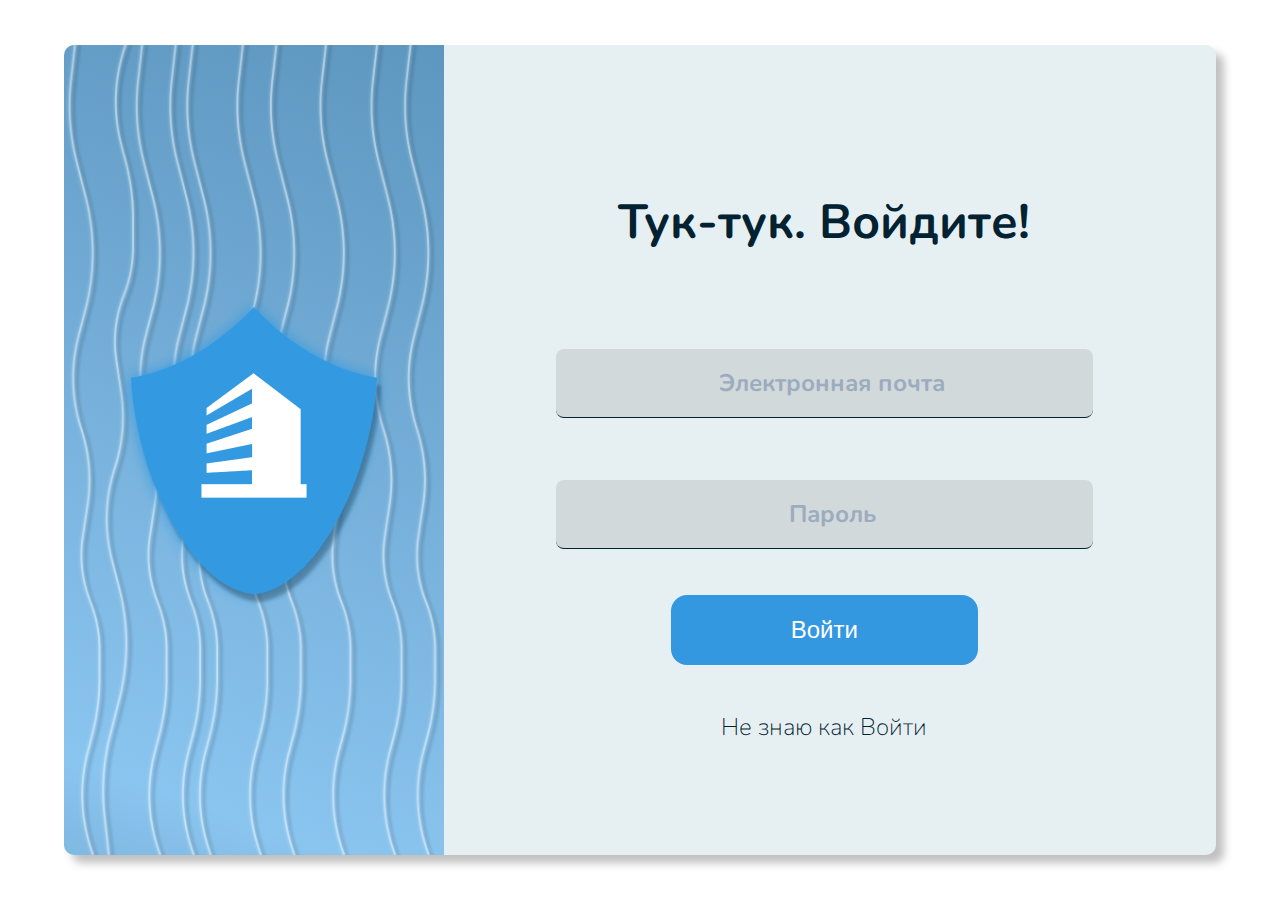
<file: ddg-login-form/index.html>
<!DOCTYPE html>
<html lang="en">
  <head>
    <meta charset="UTF-8" />
    <meta http-equiv="X-UA-Compatible" content="IE=edge" />
    <meta name="viewport" content="width=device-width, initial-scale=1.0" />
    <title>Login | DDoS Guard</title>
    <link rel="preconnect" href="https://fonts.googleapis.com" />
    <link rel="preconnect" href="https://fonts.gstatic.com" crossorigin />
    <link
      href="https://fonts.googleapis.com/css2?family=Nunito:wght@400;700&family=Quicksand:wght@300&display=swap"
      rel="stylesheet"
    />
    <link rel="stylesheet" href="css/style.css" />
  </head>
  <body>
    <!-- login -->
    <section class="login">
      <div class="login__card">
        <div class="login__img">
          <img src="img/main__background.png" alt="" class="login__bg" />
          <img src="img/logo.png" alt="DDoS Guard" class="login__logo" />
        </div>
        <div class="login__inner">
          <h1>Тук-тук. Войдите!</h1>
          <form class="login__form">
            <div class="login__item">
              <input id="email" type="email" placeholder=" " />
              <label for="email">Электронная почта</label>
            </div>
            <div class="login__item">
              <input id="pass" type="password" placeholder=" " />
              <label for="pass">Пароль</label>
            </div>
          </form>
          <form action="#" class="login__btn">
            <button class="btn">Войти</button>
          </form>
          <a href="#" class="login__register">Не знаю как Войти</a>
        </div>
      </div>
    </section>

    <script src="https://ajax.googleapis.com/ajax/libs/jquery/3.5.1/jquery.min.js"></script>
    <script src="app.js"></script>
  </body>
</html>
</file>
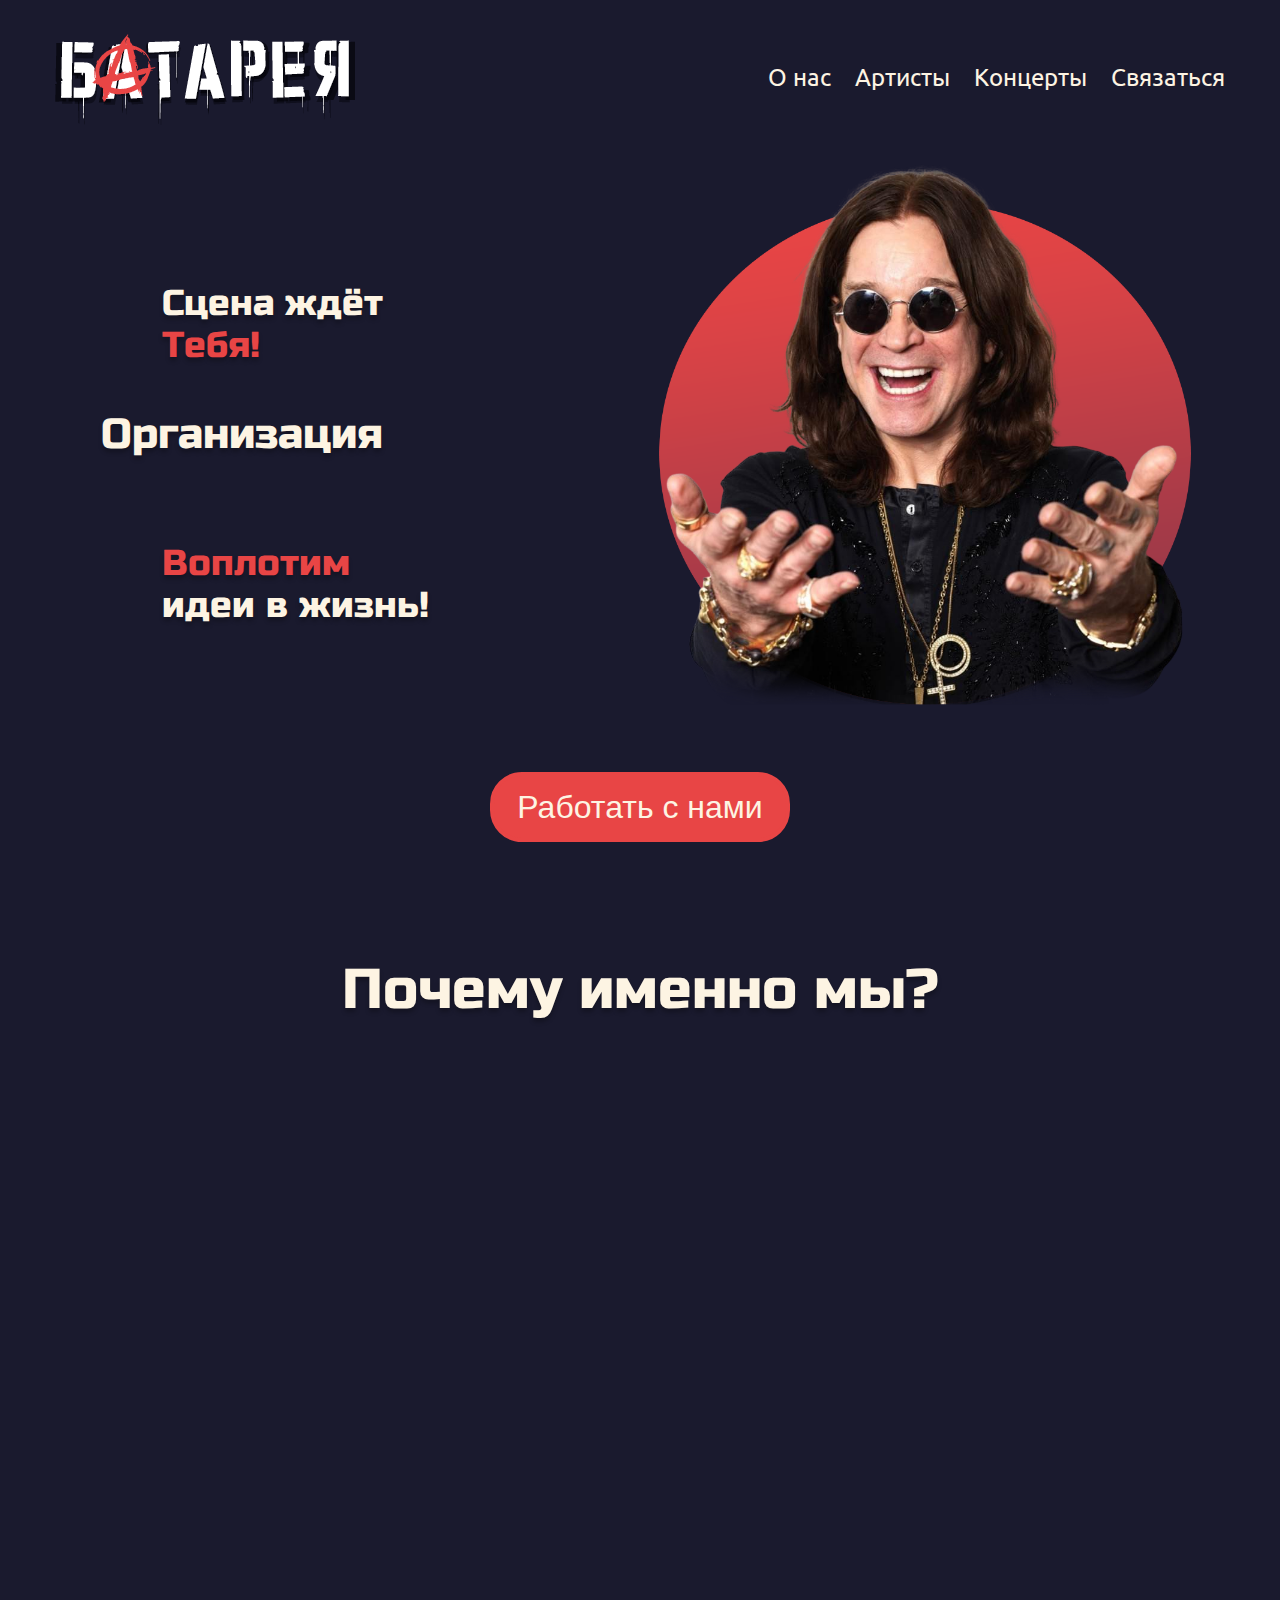
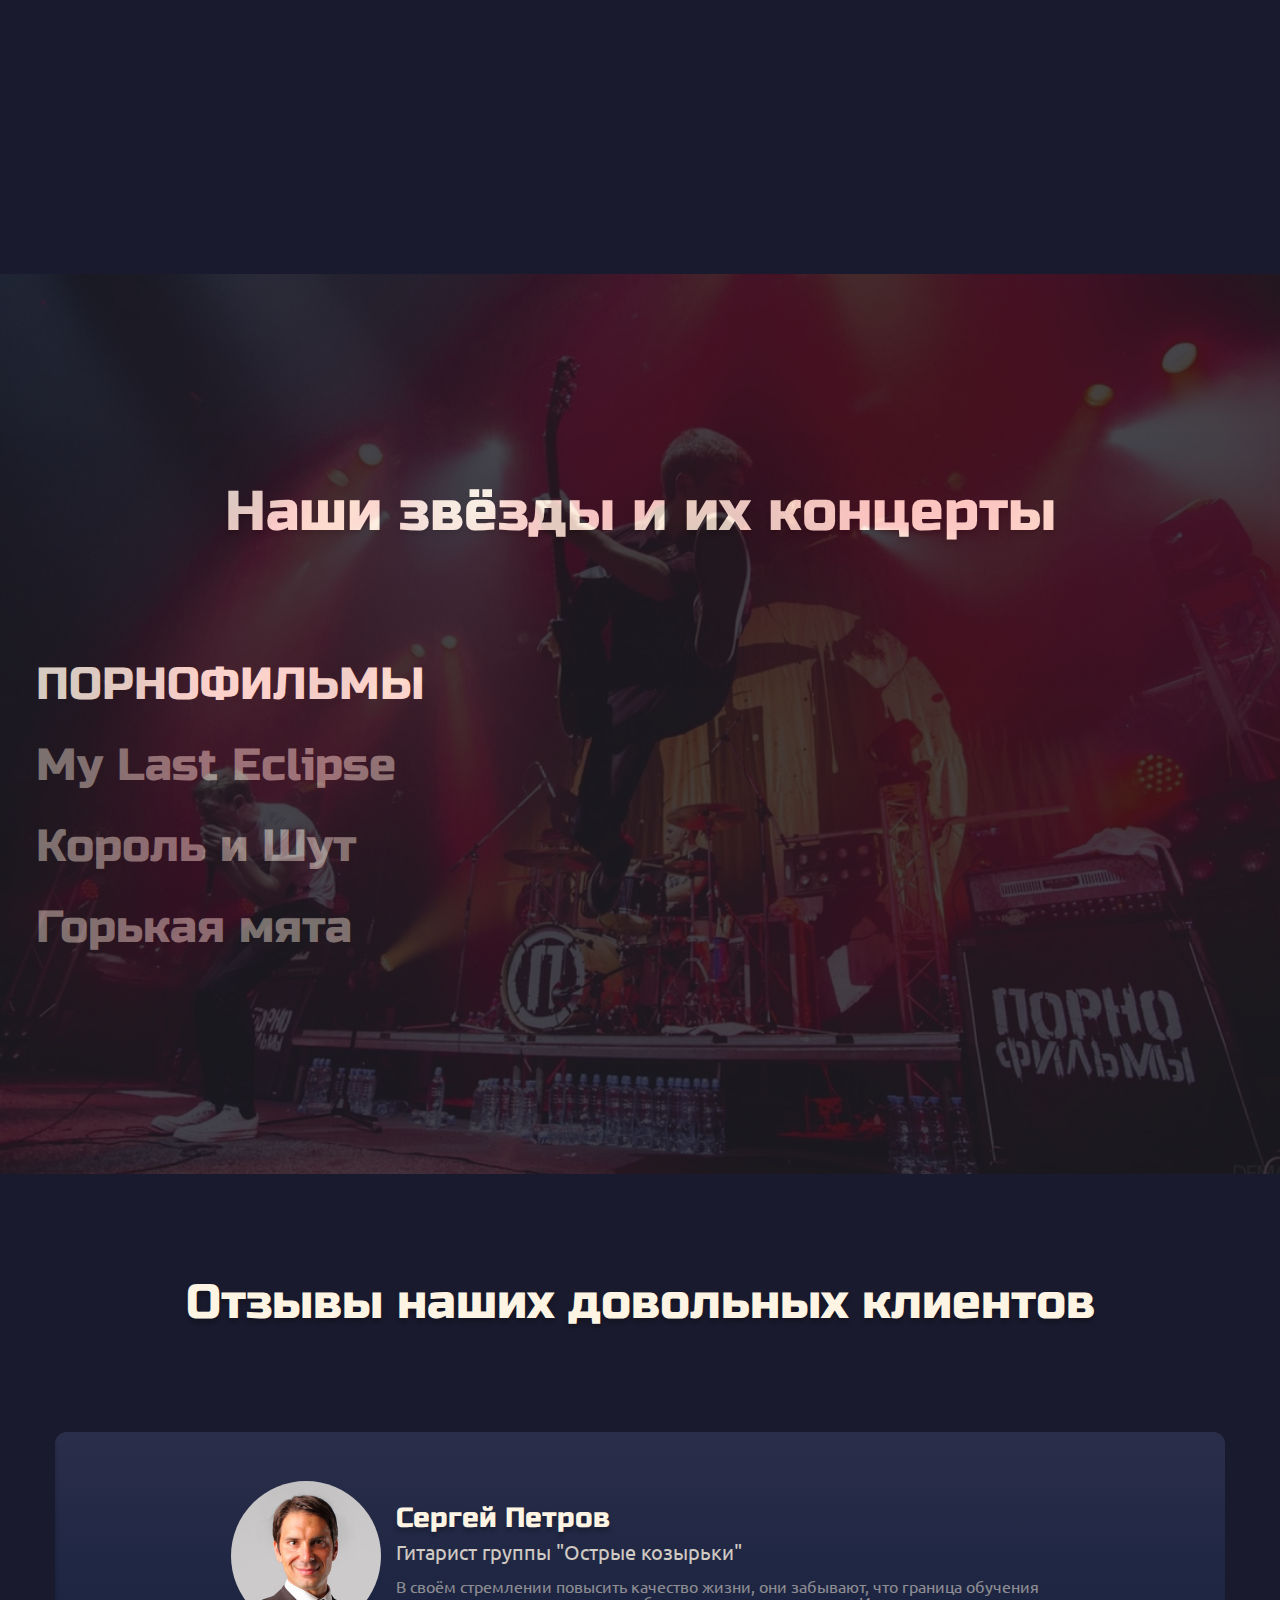
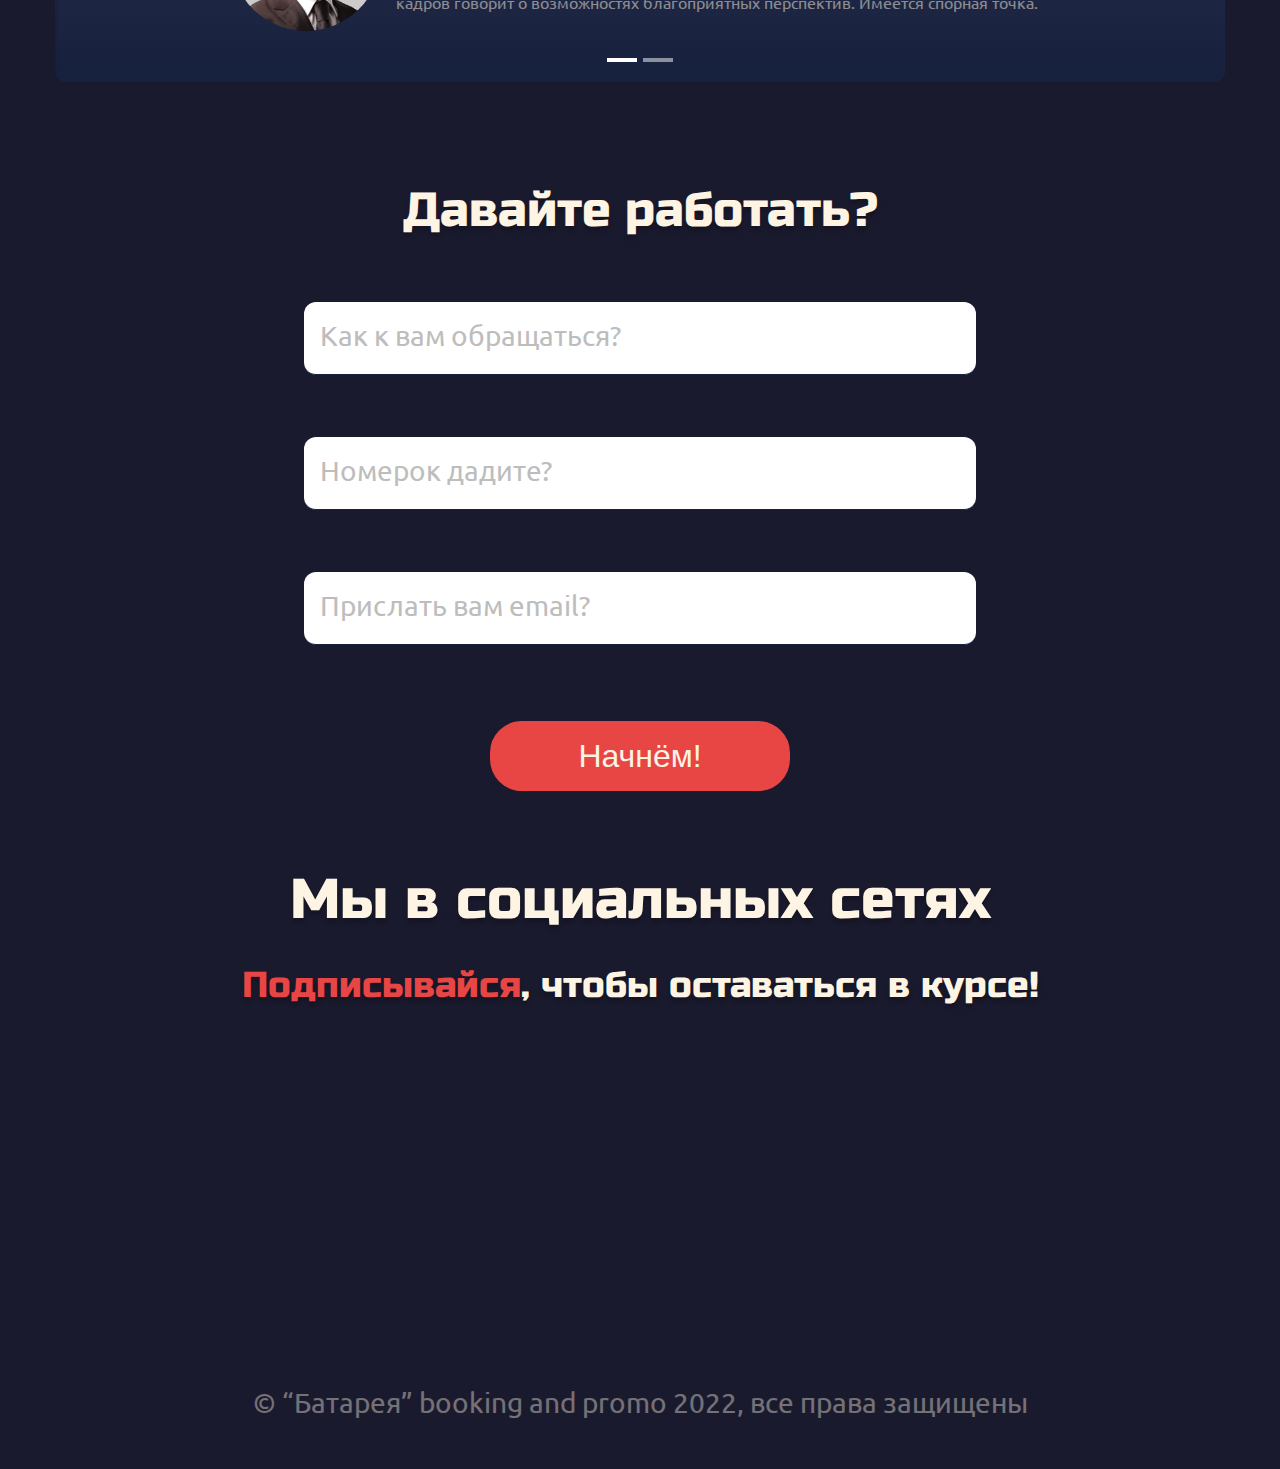
<file: rock-landing/index.html>
<!DOCTYPE html>
<html lang="ru">

<head>
	<meta charset="UTF-8" />
	<meta http-equiv="X-UA-Compatible" content="IE=edge" />
	<meta name="viewport" content="width=device-width, initial-scale=1.0" />
	<link rel="preconnect" href="https://fonts.googleapis.com" />
	<link rel="preconnect" href="https://fonts.gstatic.com" crossorigin />
	<link href="https://fonts.googleapis.com/css2?family=Russo+One&family=Ubuntu&display=swap" rel="stylesheet" />
	<link rel="stylesheet" href="js/simple-adaptive-slider.min.css" />
	<link rel="stylesheet" href="css/style.css" />
	<title>Батарея</title>
</head>

<body>
	<!-- Header -->
	<header class="header">
		<div class="container">
			<div class="header__inner">
				<div class="header__logo">
					<img src="img/logo.png" alt="Батарея" />
				</div>
				<div class="navigation">
					<a class="navigation__link" data-scroll href="#about">О нас</a>
					<a class="navigation__link" data-scroll href="#artists">Артисты</a>
					<a class="navigation__link" href="#">Концерты</a>
					<a class="navigation__link" data-scroll href="#form">Связаться</a>
				</div>
			</div>
		</div>
	</header>


	<!-- Intro -->
	<section class="intro">
		<div class="container">
			<div class="intro__inner">
				<div class="intro__text">
					<h3>
						Сцена ждёт <br />
						<span>Тебя!</span>
					</h3>
					<h1>
						Организация <br />
						<div class="intro__words words-slider">
							<span>Концертов</span>
							<span>Мероприятий</span>
							<span>Туров</span>
							<span>Фестивалей</span>
						</div>
					</h1>
					<h3>
						<span>Воплотим</span> <br />
						идеи в жизнь!
					</h3>
				</div>

				<div class="intro__img">
					<img src="img/main.png" alt="Нам нужен ты!" />
				</div>
			</div>
			<!-- end intro inner -->
		</div>
		<div class="intro__btn">
			<button class="btn special">Работать с нами</button>
			<img src="img/mic.png" alt="microphone" class="microphone">
			<img src="img/guit.png" alt="guitar" class="guitar">
		</div>

		<!-- end container -->
		</div>
		<!-- End intro -->
	</section>

	<!-- About -->
	<section id="about" class="about">
		<div class="container">
			<h2>Почему именно мы?</h2>
			<div class="about__inner">
				<div class="about__row">
					<div class="about__text _anim _from-left">
						<h3>Богатый опыт</h3>
						<p>
							За нашей спиной более <span>15 лет</span> работы и больше 300
							успешно проведённых концертов
						</p>
					</div>
					<div class="about__count _anim _from-right">1</div>
				</div>
				<div class="about__row left">
					<div class="about__count _anim _from-left">2</div>
					<div class="about__text _anim _from-right">
						<h3>Любые выступления</h3>
						<p>
							Мы не привязываемся к жанру и рады принять
							<span>каждого</span> артиста, предоставляя весь список услуг
						</p>
					</div>
				</div>
				<div class="about__row">
					<div class="about__text _anim _from-left">
						<h3>Широкий спектр</h3>
						<p>
							От маленьких концертов, <span>до туров по всей России</span>. С
							нами вы не найдёте границ возможностям
						</p>
					</div>
					<div class="about__count _anim _from-right">3</div>
				</div>
			</div>
		</div>
	</section>


	<!-- Artists -->
	<section id="artists" class="artists">
		<ul class="artists__slider">
			<li class="artists__slide">
				<img class="artists__slide-img" src="img/1.jpg" alt="ПОРНОФИЛЬМЫ" />
			</li>
			<li class="artists__slide">
				<img class="artists__slide-img" src="img/2.jpg" alt="My Last Eclipse" />
			</li>
			<li class="artists__slide">
				<img class="artists__slide-img" src="img/3.png" alt="Король и Шут" />
			</li>
			<li class="artists__slide">
				<img class="artists__slide-img" src="img/4.jpg" alt="Горькая мята" />
			</li>
		</ul>
		<ul class="artists__list">
			<h2>Наши звёзды и их концерты</h2>
			<li class="artists__item">ПОРНОФИЛЬМЫ</li>
			<li class="artists__item">My Last Eclipse</li>
			<li class="artists__item">Король и Шут</li>
			<li class="artists__item">Горькая мята</li>
		</ul>
	</section>

	<!-- Reviews -->
	<section class="reviews">
		<div class="container">
			<h2>Отзывы наших довольных клиентов</h2>
			<div class="reviews__slider">
				<div class="slider__wrapper">
					<div class="slider__items">
						<div class="slider__item">
							<div class="slider__item-inner">
								<div class="slider__item-img">
									<img src="img/photo-1.jpg" alt="Фото" />
								</div>
								<div class="slider__item-text">
									<h3>Сергей Петров</h3>
									<h4>Гитарист группы "Острые козырьки"</h4>
									<p>
										В своём стремлении повысить качество жизни, они забывают,
										что граница обучения кадров говорит о возможностях
										благоприятных перспектив. Имеется спорная точка.
									</p>
								</div>
							</div>
						</div>

						<div class="slider__item">
							<div class="slider__item-inner">
								<div class="slider__item-img">
									<img src="img/photo-1.jpg" alt="Фото" />
								</div>
								<div class="slider__item-text">
									<h3>Даниил Иванов</h3>
									<h4>Любитель пива</h4>
									<p>
										В своём стремлении повысить качество жизни, они забывают,
										что граница обучения кадров говорит о возможностях
										благоприятных перспектив. Имеется спорная точка.
									</p>
								</div>
							</div>
						</div>

						<!-- Reviews slider -->
					</div>
					<!-- Reviews inner -->
				</div>
				<!-- Container -->
	</section>

	<!-- form -->
	<section id="form" class="form">
		<div class="container">
			<div class="form__inner">
				<h2>Давайте работать?</h2>
				<form class="form__form">
					<div class="form__item">
						<input id="name" type="text" placeholder=" " />
						<label for="name">Как к вам обращаться?</label>
					</div>
					<div class="form__item">
						<input id="tel" type="tel" placeholder=" " />
						<label for="tel">Номерок дадите?</label>
					</div>
					<div class="form__item">
						<input id="email" type="email" placeholder=" " />
						<label for="email">Прислать вам email?</label>
					</div>
				</form>
				<div class="form__btn">
					<button class="btn">Начнём!</button>
				</div>

			</div>
		</div>
	</section>

	<section class="contacts">
		<div class="container">
			<div class="contacts__inner">
				<h2>Мы в социальных сетях</h2>
				<h3><span>Подписывайся</span>, чтобы оставаться в курсе!</h3>

				<div class="contacts__social _anim">
					<a href="https://www.instagram.com" class="social__item">
						<img src="img/inst.png" alt="instagram" />
					</a>
					<a href="https://www.vk.com" class="social__item">
						<img src="img/vk.png" alt="vk" />
					</a>
					<a href="https://www.tiktok.com" class="social__item">
						<img src="img/tt.png" alt="tik-tok" />
					</a>
				</div>
			</div>
		</div>
	</section>

	<footer class="footer">
		<div class="container">
			<div class="footer__copyright">
				© “Батарея” booking and promo 2022, все права защищены
			</div>
		</div>
	</footer>
	<script defer src="js/simple-adaptive-slider.min.js" type="text/javascript"></script>
	<script src="js/smooth-scroll.polyfills.min.js" type="text/javascript"></script>
	<script src="app.js" type="text/javascript"></script>
</body>

</html>
</file>
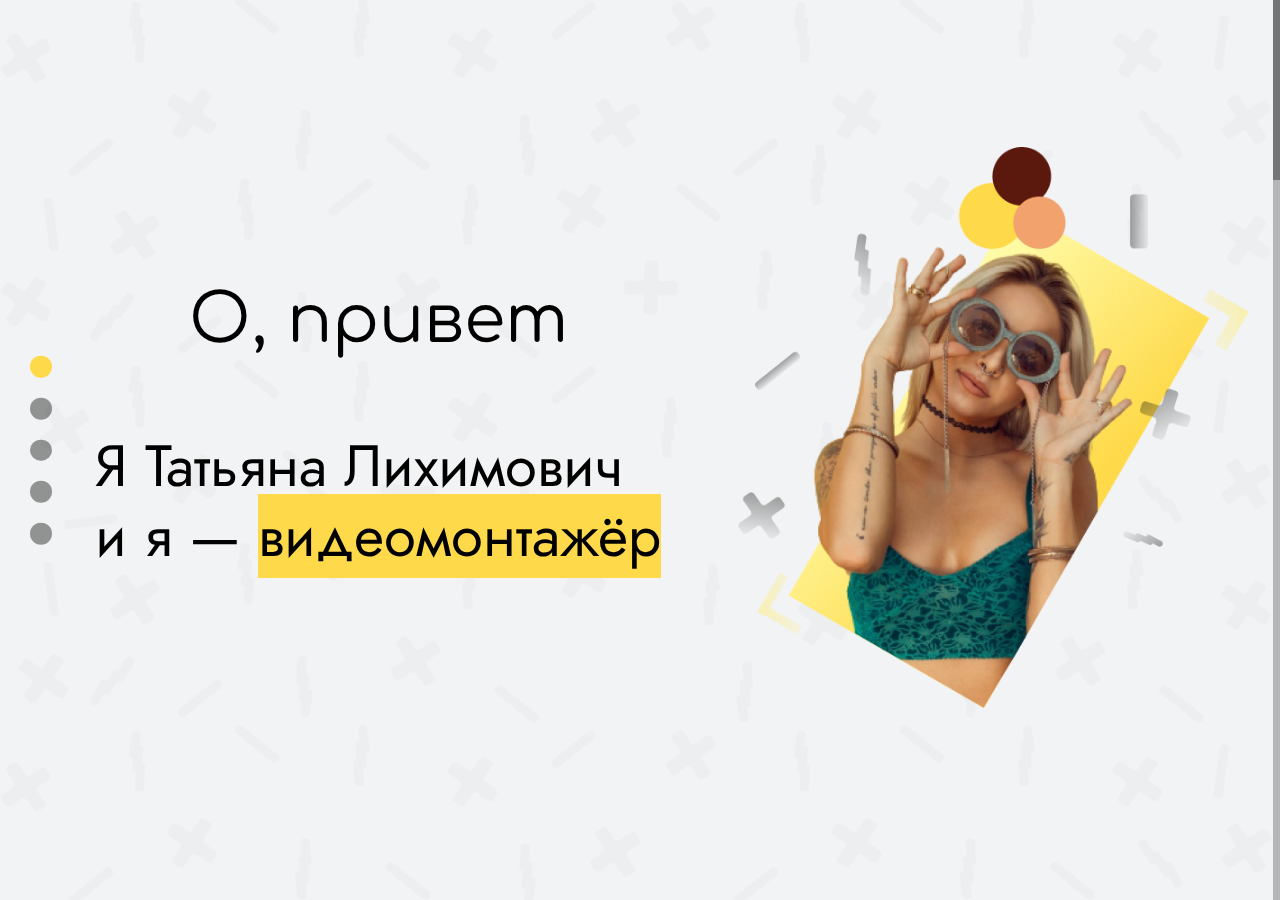
<file: video-portfolio/index.html>
<!DOCTYPE html>
<html lang="ru">
  <head>
    <meta charset="UTF-8" />
    <meta http-equiv="X-UA-Compatible" content="IE=edge" />
    <meta name="viewport" content="width=device-width, initial-scale=1.0" />
    <link rel="stylesheet" href="css/normalize.css" />
    <link rel="stylesheet" href="css/styles.css" />
    <title>Портфолио | Татьяна Лихимович</title>
  </head>

  <body>
    <div class="wrapper">
      <main class="page">
        <div class="page__wrapper">
          <!-- Intro section -->
          <div class="page__screen screen">
            <div class="screen__content">
              <div class="intro">
                <div class="intro__text">
                  <h2 class="screen__title screen__tite-intro">О, привет</h2>

                  <h1 class="screen__tite-main">
                    Я Татьяна Лихимович <br />
                    и я — <span class="_anim-text">видеомонтажёр</span>
                  </h1>
                </div>

                <div class="screen__image">
                  <img src="img/main.png" alt="Татьяна Лихимович" />
                </div>
              </div>
            </div>

            <div class="screen__body">
              <div class="screen__bg">
                <img src="img/bg/bg.png" alt="" />
              </div>
            </div>
          </div>

          <!-- Features section -->
          <div class="page__screen screen">
            <div class="screen__content">
              <div class="features">
                <h2 class="screen__title">Сделаем проект?</h2>

                <div class="features__wrapper">
                  <span class="screen__text screen__text-left">
                    Пройдём вместе все стадии <br />
                    <span class="_anim-text">от идеи до “video123final.mp4”</span>
                  </span>

                  <span class="screen__text screen__text-right">
                    Работаем на осуществление даже <br />
                    <span class="_anim-text">самых смелых затей</span>
                  </span>
                  <span class="screen__text screen__text-left">
                    Работаем серьёзно<br />

                    <span class="_anim-text">с ТЗ и прочей бюрократией</span>
                  </span>
                  <span class="screen__text screen__text-right ">
                    Или не очень серьёзно, но всё равно<br />
                    <span class="_anim-text">качественно и в фирменном стиле </span>
                  </span>
                </div>
              </div>
            </div>

            <div class="screen__body">
              <div class="screen__bg">
                <img src="img/bg/bg2.png" alt="" />
              </div>
            </div>
          </div>

          <!-- About section -->
          <div class="page__screen screen">
            <div class="screen__content">
              <h2 class="screen__title">Немного обо мне</h2>

              <div class="cards">
                <div class="cards__wrapper _anim">
                  <div class="cards__item">
                    <img src="img/icons/1.png" alt="" class="cards__logo" />
                    <h3 class="cards__header">Достижения</h3>
                    <p class="cards__text"
                      >Lorem ipsum dolor sit amet, consectetur adipiscing elit.
                      Fringilla tellus quis augue velit neque elit justo. Varius
                      eu nibh a, mattis. Varius auctor duis proin amet, duis
                      diam. Maecenas proin facilisi varius consectetur
                      pellentesque sodales nisi.</p
                    >
                  </div>
                  <div class="cards__item">
                    <img src="img/icons/2.png" alt="" class="cards__logo" />
                    <h3 class="cards__header">Опыт работы</h3>
                    <p class="cards__text"
                      >Lorem ipsum dolor sit amet, consectetur adipiscing elit.
                      Fringilla tellus quis augue velit neque elit justo. Varius
                      eu nibh a, mattis. Varius auctor duis proin amet, duis
                      diam. Maecenas proin facilisi varius consectetur
                      pellentesque sodales nisi.</p
                    >
                  </div>
                  <div class="cards__item">
                    <img src="img/icons/3.png" alt="" class="cards__logo" />
                    <h3 class="cards__header">Hard-skills</h3>
                    <p class="cards__text"
                      >Lorem ipsum dolor sit amet, consectetur adipiscing elit.
                      Fringilla tellus quis augue velit neque elit justo. Varius
                      eu nibh a, mattis. Varius auctor duis proin amet, duis
                      diam. Maecenas proin facilisi varius consectetur
                      pellentesque sodales nisi.</span
                    >
                  </div>
                  <div class="cards__item">
                    <img src="img/icons/4.png" alt="" class="cards__logo" />
                    <h3 class="cards__header">Soft-skills</h3>
                    <p class="cards__text"
                      >Lorem ipsum dolor sit amet, consectetur adipiscing elit.
                      Fringilla tellus quis augue velit neque elit justo. Varius
                      eu nibh a, mattis. Varius auctor duis proin amet, duis
                      diam. Maecenas proin facilisi varius consectetur
                      pellentesque sodales nisi.</p
                    >
                  </div>
                </div>
              </div>
            </div>

            <div class="screen__body">
              <div class="screen__bg">
                <img src="img/bg/bg3.png" alt="" />
              </div>
            </div>
          </div>

          <!-- Examples section -->
          <div class="page__screen screen">
            <div class="screen__content">
              <h2 class="screen__title">Примеры моих работ</h2>

              <div class="examples">
                <div class="examples__wrapper">
                  <div class="video-slider">
                    <video id="video-slider" controls autoplay muted loop>
                      <source src="videos/2.mp4" type="video/mp4" />
                    </video>
                    <ul class="video-slider__nav">
                      <li
                        onclick="setVideoUrl('videos/1.mp4')"
                        class="video-slider__item"
                      >
                        <img
                          src="img/previews/1.png"
                          alt=""
                          class="video-slider__item-img"
                        />
                      </li>
                      <li
                        onclick="setVideoUrl('videos/2.mp4')"
                        class="video-slider__item"
                      >
                        <img
                          src="img/previews/2.png"
                          alt=""
                          class="video-slider__item-img"
                        />
                      </li>
                      <li
                        onclick="setVideoUrl('videos/3.mp4')"
                        class="video-slider__item"
                      >
                        <img
                          src="img/previews/3.png"
                          alt=""
                          class="video-slider__item-img"
                        />
                      </li>
                    </ul>
                  </div>

                  <a href="#" class="btn examples__button">Узнать больше</a>
                </div>
              </div>
            </div>

            <div class="screen__body">
              <div class="screen__bg">
                <img src="img/bg/bg.png" alt="" />
              </div>
            </div>
          </div>

          <!-- Contacts section -->
          <div class="page__screen screen">
            <div class="screen__content">
              <h2 class="screen__title">Давайте работать?</h2>

              <div class="contacts _anim">
                <div class="contacts__slider slider">
                  <div class="slider__item">
                    <a class="btn" href="#">Мой телеграм</a>
                    <a href="#"><img src="img/tg.png" alt="" /></a>
                  </div>
                  <div class="slider__item">
                    <a class="btn" href="#">Мой телеграм</a>
                    <a href="#"><img src="img/tg.png" alt="" /></a>
                  </div>
                  <div class="slider__item">
                    <a class="btn" href="#">Мой телеграм</a>
                    <a href="#"><img src="img/tg.png" alt="" /></a>
                  </div>
                  <div class="slider__item">
                    <a class="btn" href="#">Мой телеграм</a>
                    <a href="#"><img src="img/tg.png" alt="" /></a>
                  </div>

                  <a class="slider__item-prev" onclick="prevSlide()"
                    >&#10094;</a
                  >
                  <a class="slider__item-next" onclick="nextSlide()"
                    >&#10095;</a
                  >
                </div>
                <div class="slider__nav">
                  <span class="slider__nav-item" onclick="setSlide(0)"></span>
                  <span class="slider__nav-item" onclick="setSlide(1)"></span>
                  <span class="slider__nav-item" onclick="setSlide(2)"></span>
                  <span class="slider__nav-item" onclick="setSlide(3)"></span>
                </div>
                <!-- end contacts -->
              </div>
            </div>
			<div class="screen__body">
              <div class="screen__bg">
                <img src="img/bg/bg4.png" alt="" />
              </div>
            </div>
            <!-- end screen -->
          </div>

          
        </div>
		<div class="page__pagination page__pagination-load"></div>
		<div class="page__scroll"></div>
      </main>
    </div>

    <script src="https://unpkg.com/swiper@8/swiper-bundle.min.js"></script>
    <script src="app.js"></script>
  </body>
</html>
</file>
<file: ddg-login-form/css/style.css>
body {
  margin: 0;
  padding: 0;
  background-color: #ffffff;
  font-family: "Nunito";
  font-style: normal;
  font-weight: 700;
  text-align: center;
  color: #022231;
}

.login {
  width: 100vw;
  height: 100vh;
  display: flex;
  justify-content: center;
  align-items: center;
}
.login__card {
  display: flex;
  width: 90vw;
  height: 90vh;
  background-color: #e6f0f3;
  box-shadow: 8px 8px 8px rgba(0, 0, 0, 0.25);
  border-radius: 10px;
}
.login__img {
  display: flex;
  align-items: center;
  justify-content: center;
  width: 33%;
  height: 100%;
  background-size: cover;
  perspective: 1000px;
  background: linear-gradient(200deg, #4780A8, #8ac5f0, #022231, #3398e0);
  background-size: 400% 400%;
  -webkit-animation: gradient 6s ease infinite;
          animation: gradient 6s ease infinite;
  overflow: hidden;
  border-radius: 10px 0 0 10px;
}
.login__img img {
  display: flex;
  max-width: 100%;
  transform-style: preserve-3d;
}
.login__img img::after {
  background: inherit;
  content: "";
  position: absolute;
  display: block;
  left: -60px;
  top: 40px;
  width: 100%;
  height: 108%;
  z-index: -1;
  filter: blur(55px);
}
.login__bg {
  position: absolute;
  width: 100%;
  height: 102%;
}
.login__inner {
  width: 66%;
  height: 100%;
  display: flex;
  flex-direction: column;
  align-items: center;
  justify-content: center;
}
.login__inner h1 {
  font-size: 3rem;
  text-align: center;
  color: #022231;
}
.login__item {
  font-family: "Nunito";
  display: flex;
  flex-direction: column-reverse;
  width: 42vw;
  margin: 0 auto;
  text-align: center;
}
.login input {
  border: none;
  border-radius: 8px;
  font-size: 1.5rem;
  padding: 20px;
  margin-top: 30px;
  border-bottom: 0.1rem solid #022231;
  background-color: #d2d9db;
  outline: none;
  text-align: center;
}
.login label {
  text-align: center;
  font-size: 1.5rem;
  padding-left: 1rem;
  color: #9cacbf;
  transform: translateY(5rem);
  transform-origin: left top;
  cursor: text;
  transition: all 0.3s;
}
.login input:not(:-moz-placeholder-shown) {
  -moz-transition: all 0.2s linear;
  transition: all 0.2s linear;
  border-bottom: 0.2rem solid #8ac5f0;
  background-color: #ffffff;
}
.login input:not(:-ms-input-placeholder) {
  -ms-transition: all 0.2s linear;
  transition: all 0.2s linear;
  border-bottom: 0.2rem solid #8ac5f0;
  background-color: #ffffff;
}
.login input:focus,
.login input:not(:placeholder-shown) {
  transition: all 0.2s linear;
  border-bottom: 0.2rem solid #8ac5f0;
  background-color: #ffffff;
}
.login input:not(:-moz-placeholder-shown) ~ label {
  padding: 0;
  color: #022231;
  transform: translateY(1rem) scale(1);
  text-shadow: 0px 4px 4px rgba(0, 0, 0, 0.25);
}
.login input:not(:-ms-input-placeholder) ~ label {
  padding: 0;
  color: #022231;
  transform: translateY(1rem) scale(1);
  text-shadow: 0px 4px 4px rgba(0, 0, 0, 0.25);
}
.login input:focus ~ label,
.login input:not(:placeholder-shown) ~ label {
  padding: 0;
  color: #022231;
  transform: translateY(1rem) scale(1);
  text-shadow: 0px 4px 4px rgba(0, 0, 0, 0.25);
}
.login__btn {
  margin: 30px auto;
  text-align: center;
}
.login__btn .btn::after {
  transform: skewX(-45deg) scale(0, 1);
}
.login__btn .btn:hover::after {
  transform: skewX(-45deg) scale(1, 1);
}
.login__register {
  color: #022231;
  font-size: 1.5rem;
  font-weight: 200;
  text-decoration: none;
}
.login__register:visited {
  color: #022231;
}

.btn {
  margin: 1rem auto;
  width: 24vw;
  height: 70px;
  font-size: 1.5rem;
  border-radius: 16px;
  background: #3398e0;
  color: #ffffff;
  border: 0.25rem solid #3398e0;
  position: relative;
  z-index: 1;
  overflow: hidden;
  transition: all 0.4s linear;
}
.btn:hover {
  color: #022231;
  box-shadow: 0 0 20px #8ac5f0;
}
.btn::after {
  content: "";
  background: #8ac5f0;
  position: absolute;
  z-index: -1;
  padding: 0.85em 0.75em;
  display: block;
  transition: all 0.4s linear;
}
.btn::after {
  left: -20%;
  right: -20%;
  top: 0;
  bottom: 0;
  transform: skewX(45deg) scale(0, 1);
  transition: all 0.4s linear;
}
.btn:hover::after {
  transform: skewX(45deg) scale(1, 1);
  transition: all 0.4s linear;
}

@-webkit-keyframes gradient {
  0% {
    background-position: 0% 50%;
  }
  50% {
    background-position: 100% 50%;
  }
  100% {
    background-position: 0% 50%;
  }
}

@keyframes gradient {
  0% {
    background-position: 0% 50%;
  }
  50% {
    background-position: 100% 50%;
  }
  100% {
    background-position: 0% 50%;
  }
}
@media (max-width: 426px) {
  .login__img {
    display: none;
  }
  .login__inner {
    width: 100%;
  }
  .login__item {
    width: 80%;
  }
}/*# sourceMappingURL=style.css.map */
</file>
<file: rock-landing/css/style.css>
html, body, div, span, applet, object, iframe,
h1, h2, h3, h4, h5, h6, p, blockquote, pre,
a, abbr, acronym, address, big, cite, code,
del, dfn, em, img, ins, kbd, q, s, samp,
small, strike, strong, sub, sup, tt, var,
b, u, i, center,
dl, dt, dd, ol, ul, li,
fieldset, form, label, legend,
table, caption, tbody, tfoot, thead, tr, th, td,
article, aside, canvas, details, embed,
figure, figcaption, footer, header, hgroup,
menu, nav, output, ruby, section, summary,
time, mark, audio, video {
  margin: 0;
  padding: 0;
  border: 0;
  font-size: 100%;
  font: inherit;
  vertical-align: baseline;
}

/* HTML5 display-role reset for older browsers */
article, aside, details, figcaption, figure,
footer, header, hgroup, menu, nav, section {
  display: block;
}

body {
  line-height: 1;
}

ol, ul {
  list-style: none;
}

blockquote, q {
  quotes: none;
}

blockquote:before, blockquote:after,
q:before, q:after {
  content: "";
  content: none;
}

table {
  border-collapse: collapse;
  border-spacing: 0;
}

body {
  background-color: #1a1a2e;
  overflow-x: hidden;
}

.container {
  width: 100%;
  max-width: 1170px;
  margin: 0 auto;
}

h1,
h2,
h3 {
  font-family: Russo One;
  color: #fdf4e3;
  text-shadow: 0px 4px 4px rgba(0, 0, 0, 0.25);
}

.header__inner {
  display: flex;
  align-items: center;
}

.navigation {
  margin-left: auto;
}
.navigation__link {
  font-family: Ubuntu;
  font-size: 24px;
  line-height: 32px;
  text-align: right;
  color: #fdf4e3;
  margin-left: 20px;
  text-decoration: none;
  transition: all 0.1s linear;
}
.navigation__link:hover {
  color: #e84545;
  text-shadow: 0 0 15px #903749;
}

.intro {
  position: relative;
  overflow: hidden;
}
.intro__inner {
  width: 100%;
  height: 100%;
  display: flex;
  justify-content: space-between;
  align-items: center;
}
.intro__text {
  font-size: 36px;
  line-height: 42px;
  max-width: 50%;
}
.intro__text h1 {
  font-size: 42px;
  line-height: 56px;
  text-align: center;
  margin: 40px 0 80px 0;
}
.intro__text h3 {
  margin-left: 107px;
}
.intro__text span {
  color: #e84545;
}
.intro__img img {
  width: 600px;
  height: 600px;
}
.intro__btn {
  position: relative;
  margin: 0 auto;
  text-align: center;
}

.btn {
  margin: 1rem auto;
  width: 300px;
  height: 70px;
  border-radius: 32px;
  font-size: 2em;
  background: #e84545;
  color: #fdf4e3;
  border: 0.25rem solid #e84545;
  position: relative;
  z-index: 1;
  overflow: hidden;
  transition: all 0.4s linear;
}
.btn:hover {
  color: #e84545;
  box-shadow: 0 0 20px #e84545;
}
.btn::after {
  content: "";
  background: #fdf4e3;
  position: absolute;
  z-index: -1;
  padding: 0.85em 0.75em;
  display: block;
  transition: all 0.4s linear;
}
.btn::after {
  left: -20%;
  right: -20%;
  top: 0;
  bottom: 0;
  transform: skewX(45deg) scale(0, 1);
  transition: all 0.4s linear;
}
.btn:hover::after {
  transform: skewX(45deg) scale(1, 1);
  transition: all 0.4s linear;
}

.special:hover ~ .guitar {
  transform: rotate(6deg);
  opacity: 1;
}

.special:hover ~ .microphone {
  transform: rotate(-10deg);
  opacity: 1;
}

.microphone,
.guitar {
  position: absolute;
  overflow: hidden;
  opacity: 0;
}

.microphone {
  top: -75%;
  left: 42%;
  transform: rotate(-60deg);
  transform-origin: bottom right;
  z-index: -1;
  transition: all 0.5s linear;
}

.guitar {
  top: -75%;
  left: 50%;
  transform: rotate(30deg);
  transform-origin: top left;
  z-index: -2;
  transition: all 0.5s linear;
}

.intro__words {
  position: relative;
  display: flex;
  justify-content: center;
  text-indent: 10px;
  text-align: center;
}

.words-slider span {
  position: absolute;
  display: block;
  opacity: 0;
  overflow: hidden;
  color: #e84545;
  -webkit-animation: rotateWord 12s linear infinite 0s;
  animation: rotateWord 12s linear infinite 0s;
}

.words-slider span:nth-child(2) {
  -webkit-animation-delay: 3s;
  animation-delay: 3s;
}

.words-slider span:nth-child(3) {
  -webkit-animation-delay: 6s;
  animation-delay: 6s;
}

.words-slider span:nth-child(4) {
  -webkit-animation-delay: 9s;
  animation-delay: 9s;
}

@-webkit-keyframes rotateWord {
  0% {
    opacity: 0;
  }
  2% {
    opacity: 0;
    transform: translateY(-30px);
  }
  5% {
    opacity: 1;
    transform: translateY(0px);
  }
  17% {
    opacity: 1;
    transform: translateY(0px);
  }
  20% {
    opacity: 0;
    transform: translateY(30px);
  }
  100% {
    opacity: 0;
  }
}

@keyframes rotateWord {
  0% {
    opacity: 0;
  }
  2% {
    opacity: 0;
    transform: translateY(-30px);
  }
  5% {
    opacity: 1;
    transform: translateY(0px);
  }
  17% {
    opacity: 1;
    transform: translateY(0px);
  }
  20% {
    opacity: 0;
    transform: translateY(30px);
  }
  100% {
    opacity: 0;
  }
}
.about h2 {
  margin-top: 100px;
  font-size: 56px;
  line-height: 64px;
  text-align: center;
}
.about h3 {
  font-size: 48px;
  line-height: 56px;
}
.about p {
  margin-top: 20px;
  font-family: Ubuntu;
  font-size: 32px;
  line-height: 36px;
  color: #fdf4e3;
}
.about span {
  color: #e84545;
}
.about__inner {
  display: flex;
  flex-direction: column;
  padding: 0 65px;
}
.about__row {
  display: flex;
  justify-content: space-between;
  align-items: center;
  margin-top: 50px;
}
.about__row.left {
  text-align: right;
}
.about__text {
  max-width: 50%;
}
.about__count {
  display: flex;
  align-items: center;
  justify-content: center;
  border-radius: 50%;
  height: 140px;
  width: 140px;
  font-family: Russo One;
  font-size: 56px;
  line-height: 64px;
  color: #fdf4e3;
  background-color: #903749;
  text-shadow: 0px 4px 4px rgba(0, 0, 0, 0.25);
}

._anim {
  opacity: 0;
  transition: all 1s ease;
}

._from-left {
  transform: translate(-100%, 0);
}

._from-right {
  transform: translate(100%, 0);
}

._active {
  opacity: 1;
  transform: translate(0, 0);
}

.card__image {
  width: 100%;
  height: 100%;
  overflow: hidden;
}
.card__image img {
  width: 100%;
  overflow: hidden;
}
.card__details-left {
  position: absolute;
  top: 0;
  left: 0;
  width: 100%; /*100%*/
  height: 100%;
  background: #16213e;
  transition: all 0.3s linear;
  transform-origin: left;
  transform: perspective(2000px) rotateY(-90deg);
  opacity: 0;
}
.card__details-right {
  position: absolute;
  top: 0;
  left: 0;
  width: 100%; /*100%*/
  height: 100%;
  background: #903749;
  transition: all 0.3s linear;
  transform-origin: right;
  transform: perspective(2000px) rotateY(90deg);
  opacity: 0;
}

.details__center {
  color: #fdf4e3;
  font-family: Ubuntu;
  padding: 20px;
  text-align: center;
  position: absolute;
  top: 50%;
  transform: translateY(-50%);
}

.artists {
  height: 100vh;
  width: 100vw;
  margin-top: 150px;
  position: relative;
}
.artists h2 {
  font-size: 56px;
  line-height: 64px;
  text-align: center;
}
.artists__slider {
  position: relative;
  z-index: -1;
  width: 100%;
  height: 100%;
  padding: 0;
  margin: 0;
  list-style: none;
  background-color: #000;
  overflow: hidden;
}
.artists__slide {
  position: absolute;
  top: -2vh;
  left: -2vw;
  width: 104vw;
  height: 104vh;
  opacity: 0;
  transition: 0.4s linear;
  transform: translateX(-2vh);
}
.artists__slide-img {
  height: 100%;
  width: 100%;
  -o-object-fit: cover;
     object-fit: cover;
}
.artists__slide--active {
  opacity: 1;
  transform: translateX(0);
}
.artists__list {
  position: absolute;
  z-index: 5;
  top: 0;
  left: 0;
  display: flex;
  flex-direction: column;
  align-items: left;
  justify-content: center;
  width: 100vw;
  height: 100vh;
  margin: 0;
  padding: 0;
  list-style: none;
  background-color: rgb(22, 21, 29);
  opacity: 0.8;
}
.artists__list h2 {
  margin-bottom: 100px;
  opacity: 1;
}
.artists__item {
  width: 50vh;
  padding: 2vh;
  margin-left: 2vh;
  font-size: 5vh;
  font-family: Russo One;
  text-align: left;
  color: #fdf4e3;
  opacity: 0.5;
  cursor: pointer;
  transition: 0.4s linear;
}
.artists__item--active {
  opacity: 1;
  transform: translateY(0);
}

.reviews {
  margin: 100px auto;
}
.reviews h2 {
  font-size: 48px;
  line-height: 58px;
  text-align: center;
  margin-bottom: 100px;
}
.reviews__slider {
  position: relative;
}

.slider__items {
  counter-reset: slide;
}
.slider__item {
  height: 320px;
  overflow: hidden;
  position: relative;
  counter-increment: slide;
  background: linear-gradient(0deg, #16213e 0%, #2b2e4a 100%);
  box-shadow: 0px 4px 4px rgba(0, 0, 0, 0.25);
  border-radius: 12px;
}
.slider__item-inner {
  position: absolute;
  left: 15%;
  right: 15%;
  top: 36px;
  bottom: 36px;
  overflow: hidden;
  color: #fdf4e3;
  text-align: center;
  display: flex;
  align-items: center;
  justify-content: center;
  flex-direction: column;
}
.slider__item-text {
  flex: 1 0 0;
  display: flex;
  flex-direction: column;
  text-align: center;
  font-family: Ubuntu;
}
.slider__item-text h3 {
  font-size: 28px;
  margin-bottom: 10px;
  color: #fdf4e3;
}
.slider__item-text h4 {
  font-size: 20px;
  margin-bottom: 16px;
  color: #fdf4e3;
  opacity: 0.8;
}
.slider__item-text p {
  font-size: 16px;
  color: #fdf4e3;
  opacity: 0.5;
}
.slider__item-img {
  flex: 0 0 80px;
  max-width: 80px;
}
.slider__item-img img {
  display: inline-block;
  height: auto;
  max-width: 100%;
  border-radius: 50%;
}

@media (min-width: 576px) {
  .slider__item {
    height: 250px;
  }
  .slider__item-inner {
    flex-direction: row;
  }
  .slider__item-text {
    margin-left: 15px;
    text-align: left;
  }
  .slider__item-img {
    flex: 0 0 150px;
    max-width: 150px;
  }
}
.form__inner h2 {
  font-size: 48px;
  line-height: 58px;
  text-align: center;
}
.form__item {
  font-family: Ubuntu;
  display: flex;
  flex-direction: column-reverse;
  max-width: 42rem;
  margin: 0 auto;
}
.form input {
  border: none;
  border-radius: 12px;
  font-size: 28px;
  padding: 20px;
  margin-top: 30px;
  border-bottom: 0.1rem solid #16213e;
  outline: none;
}
.form label {
  font-size: 28px;
  line-height: 32px;
  padding-left: 1rem;
  color: #bdbdbd;
  transform: translateY(5rem);
  transform-origin: left top;
  cursor: text;
  transition: all 0.3s;
}
.form input:not(:-moz-placeholder-shown) {
  -moz-transition: all 0.2s linear;
  transition: all 0.2s linear;
  border-bottom: 0.2rem solid rgba(144, 55, 73, 0.7);
}
.form input:not(:-ms-input-placeholder) {
  -ms-transition: all 0.2s linear;
  transition: all 0.2s linear;
  border-bottom: 0.2rem solid rgba(144, 55, 73, 0.7);
}
.form input:focus,
.form input:not(:placeholder-shown) {
  transition: all 0.2s linear;
  border-bottom: 0.2rem solid rgba(144, 55, 73, 0.7);
}
.form input:not(:-moz-placeholder-shown) ~ label {
  padding: 0;
  color: #e84545;
  transform: translateY(2rem) scale(0.8);
}
.form input:not(:-ms-input-placeholder) ~ label {
  padding: 0;
  color: #e84545;
  transform: translateY(2rem) scale(0.8);
}
.form input:focus ~ label,
.form input:not(:placeholder-shown) ~ label {
  padding: 0;
  color: #e84545;
  transform: translateY(2rem) scale(0.8);
}
.form__btn {
  margin: 60px auto;
  text-align: center;
}
.form__btn .btn::after {
  transform: skewX(-45deg) scale(0, 1);
}
.form__btn .btn:hover::after {
  transform: skewX(-45deg) scale(1, 1);
}

.contacts h2 {
  font-size: 56px;
  line-height: 67px;
  text-align: center;
  margin-bottom: 30px;
}
.contacts h3 {
  font-size: 36px;
  line-height: 43px;
  text-align: center;
  margin-bottom: 100px;
}
.contacts span {
  color: #e84545;
}
.contacts__social {
  display: flex;
  flex-direction: row;
  justify-content: center;
  align-items: center;
}

.social__item {
  position: relative;
  margin: 15px 50px;
  height: 150px;
  width: 150px;
  background-color: #903749;
  border-radius: 32px;
  display: flex;
  align-items: center;
  justify-content: center;
  transition: all 0.3s ease-in-out;
}
.social__item:hover {
  box-shadow: 0 0 20px #903749;
  transform: translate(0, -10%);
}
.social img {
  position: absolute;
  top: 50%;
  left: 50%;
  transform: translate(-50%, -50%);
}

.footer {
  margin-top: 100px;
  margin-bottom: 50px;
}
.footer__copyright {
  font-family: Ubuntu;
  font-size: 28px;
  line-height: 32px;
  color: #fdf4e3;
  opacity: 0.4;
  text-align: center;
}

/* Responsive */
/* Large: 992px - 1199px */
@media (max-width: 1199px) {
  .container {
    max-width: 960px;
  }
  .navigation__link {
    font-size: 28px;
  }
  .intro__text {
    font-size: 32px;
    line-height: 36px;
    max-width: 60%;
  }
  .intro__text h1 {
    font-size: 36px;
    line-height: 42px;
    text-align: center;
    margin: 40px 0 80px 0;
  }
  .about__text h3 {
    font-size: 36px;
    line-height: 42px;
  }
  .about__text p {
    font-size: 28px;
    line-height: 32px;
  }
  .artists__item {
    font-size: 36px;
    line-height: 42px;
  }
}
/* Medium: 768px - 991px */
@media (max-width: 991px) {
  .container {
    max-width: 720px;
  }
  .header__logo {
    margin: 0 auto;
  }
  .navigation {
    display: none;
  }
  .intro__text {
    font-size: 28px;
    line-height: 32px;
    max-width: 60%;
  }
  .intro__text h1 {
    font-size: 32px;
    line-height: 36px;
    text-align: center;
    margin: 40px 0 80px 0;
  }
  .intro__img img {
    width: 400px;
    height: 400px;
  }
  .intro__btn {
    font-size: 14px;
    width: 70%;
    height: 70%;
    margin-top: 40px;
  }
  .microphone {
    left: 20%;
  }
  .guitar {
    left: 50%;
  }
  .about__text {
    max-width: 70%;
  }
  .about__text h3 {
    font-size: 32px;
    line-height: 36px;
  }
  .about__text p {
    font-size: 28px;
    line-height: 28px;
  }
  .artists__item {
    font-size: 36px;
    line-height: 42px;
  }
}
/* Extra small: 451px - 575px */
@media (max-width: 575px) {
  .container {
    max-width: 100%;
    overflow-x: hidden;
  }
  .header__logo {
    margin: 0 auto;
  }
  .navigation {
    display: none;
  }
  .intro__inner {
    flex-direction: column-reverse;
  }
  .intro__text {
    text-align: center;
    margin: 0 auto;
    font-size: 28px;
    line-height: 32px;
    max-width: 60%;
  }
  .intro__text h1 {
    font-size: 32px;
    line-height: 36px;
    text-align: center;
    margin: 40px 0 80px 0;
  }
  .intro__text h3 {
    margin: 0;
  }
  .intro__img img {
    width: 300px;
    height: 300px;
  }
  .btn {
    width: 80%;
    font-size: 16px;
    line-height: 24px;
  }
  .intro__btn {
    font-size: 14px;
    width: 70%;
    height: 70%;
    margin-top: 40px;
  }
  .microphone {
    left: 10%;
    top: -50%;
    width: 40%;
    height: auto;
  }
  .guitar {
    left: 50%;
    top: -50%;
    width: 60%;
    height: auto;
  }
  .about h2 {
    font-size: 36px;
    line-height: 42px;
  }
  .about__inner {
    padding: 0 15px;
  }
  .about__row {
    flex-direction: column-reverse;
    text-align: center;
  }
  .about__row.left {
    flex-direction: column;
    text-align: center;
  }
  .about__text {
    margin-top: 30px;
    max-width: 100%;
  }
  .about__text h3 {
    font-size: 32px;
    line-height: 36px;
  }
  .about__text p {
    font-size: 24px;
    line-height: 28px;
  }
  .artists h2 {
    font-size: 36px;
    line-height: 42px;
  }
  .artists__item {
    padding: 1vh;
    font-size: 28px;
    line-height: 28px;
  }
  .reviews h2 {
    font-size: 36px;
    line-height: 42px;
  }
  .form h2 {
    font-size: 36px;
    line-height: 42px;
  }
  .form__item {
    width: 80%;
  }
  .form label {
    font-size: 24px;
    line-height: 28px;
  }
  .contacts h2 {
    font-size: 36px;
    line-height: 42px;
  }
  .contacts h3 {
    font-size: 28px;
    line-height: 32px;
  }
  .contacts__social {
    width: 100%;
  }
  .social__item {
    height: 100px;
    width: 100px;
    margin: 0 auto;
  }
  .social__item img {
    height: 70px;
    width: 70px;
  }
  .footer__copyright {
    font-size: 24px;
  }
}/*# sourceMappingURL=style.css.map */
</file>
<file: video-portfolio/css/styles.css>
@import url("https://fonts.googleapis.com/css2?family=Comfortaa&family=Jost&display=swap");
h2 {
  margin: 2rem 0;
}

.btn {
  border: 4px solid black;
  border-radius: 4px;
  padding: 16px 24px;
  position: relative;
  background-color: transparent;
  font-family: "Jost";
  font-style: normal;
  font-weight: 400;
  color: #000000;
  font-size: calc(
    16px + 8 * ((100vw - 320px) / 1120)
  );
  line-height: 120%;
  text-align: center;
  font-weight: 700;
  text-decoration: none;
}
.btn:after {
  position: absolute;
  top: 10px;
  left: 10px;
  height: 100%;
  width: 100%;
  background-color: #feda4b;
  border-radius: 4px;
  content: "";
  z-index: -1;
  transition: transform 0.2s ease-in, width 0.2s ease-out 0.2s;
}
.btn:hover:after {
  transform: translate(-10px, -10px);
  width: calc(100% - 10px);
}
.btn:active:after {
  width: 100%;
}

.page {
  position: fixed;
  width: 100%;
  height: 100%;
  top: 0;
  left: 0;
  overflow: hidden;
}
.page__wrapper {
  display: flex;
  flex-direction: column;
  width: 100%;
  height: 100%;
  opacity: 0;
  transition: all 0.4s ease-in;
}
.page__wrapper-loaded {
  opacity: 1;
}
.page__pagination {
  position: absolute;
  top: 50%;
  left: 30px;
  transform: translate(0, -50%);
  display: flex;
  flex-direction: column;
  z-index: 10;
  opacity: 1;
  transition: all 0.5s ease-in-out 0.2s;
}
.page__pagination-load {
  transform: translate(-100%, -50%);
  opacity: 0;
}
.page__bullet {
  margin: 10px 0px;
  width: 1.7vw;
  height: 1.7vw;
  border-radius: 50%;
  cursor: pointer;
  background-color: #000000;
  opacity: 0.4;
  transition: all 0.3s ease;
}
.page__bullet-active {
  background-color: #feda4b;
  opacity: 1;
}
.page__bullet:hover {
  background-color: #feda4b;
  opacity: 1;
  transform: translate(30%);
}
.page__scroll {
  position: absolute;
  top: 0;
  right: 0;
  width: 7px;
  background-color: rgba(0, 0, 0, 0.25);
  height: 100%;
}
.page__drag-scroll {
  position: absolute;
  top: 0;
  left: 0;
  width: 100%;
  cursor: pointer;
  background-color: rgba(51, 51, 51, 0.5);
}
.page__drag-scroll:hover {
  background-color: #feda4b;
}

.screen {
  flex: 1 0 100%;
  position: relative;
}
.screen__content {
  height: 90%;
  padding: 25px;
  position: relative;
  z-index: 5;
}
.screen__title {
  font-family: "Comfortaa";
  font-style: normal;
  font-weight: 400;
  text-align: center;
  color: #000000;
  font-size: calc(
    32px + 32 * ((100vw - 320px) / 1120)
  );
  line-height: 120%;
}
.screen__tite-intro {
  font-family: "Comfortaa";
  font-style: normal;
  font-weight: 400;
  text-align: center;
  color: #000000;
  font-size: calc(
    36px + 36 * ((100vw - 320px) / 1120)
  );
  line-height: 120%;
  align-self: center;
}
.screen__tite-main {
  font-family: "Jost";
  font-style: normal;
  font-weight: 400;
  color: #000000;
  font-size: calc(
    24px + 40 * ((100vw - 320px) / 1120)
  );
  line-height: 120%;
}
.screen__tite-main span {
  background-color: #feda4b;
}
.screen__image img {
  width: 40vw;
}
.screen__body {
  position: absolute;
  width: 100%;
  height: 100%;
  top: 0;
  left: 0;
  overflow: hidden;
}
.screen__bg {
  position: absolute;
  width: 100%;
  height: 100%;
  top: 0;
  left: 0;
}
.screen__bg img {
  -o-object-fit: cover;
     object-fit: cover;
  position: absolute;
  width: 100%;
  height: 100%;
  top: 0;
  left: 0;
}
.screen__text {
  font-family: "Jost";
  font-style: normal;
  font-weight: 400;
  color: #000000;
  font-size: calc(
    20px + 28 * ((100vw - 320px) / 1120)
  );
  line-height: 120%;
}
.screen__text-right {
  text-align: right;
}
.screen__text-left {
  text-align: left;
}
.screen__text span {
  background-color: #feda4b;
}

.intro {
  display: flex;
  align-items: center;
  justify-content: space-around;
  width: 100%;
  height: 100%;
  margin-left: 32px;
}
.intro__text {
  display: flex;
  flex-direction: column;
}

.features {
  width: 100%;
  height: 100%;
}
.features__wrapper {
  height: 70%;
  padding: 0 15vw;
  display: flex;
  flex-direction: column;
  justify-content: space-around;
}

.cards {
  padding: 0 100px;
}
.cards__wrapper {
  display: flex;
  justify-content: space-between;
}
.cards__item {
  display: flex;
  flex-direction: column;
  align-items: center;
  padding: 32px;
  margin-right: 30px;
  background: #ffffff;
  border: 1px solid rgba(51, 51, 51, 0.5);
  box-sizing: border-box;
  box-shadow: 4px 8px 8px rgba(0, 0, 0, 0.25);
  border-radius: 16px;
}
.cards__item:last-child {
  margin-right: 0;
}
.cards__header {
  font-family: "Jost";
  font-style: normal;
  font-weight: 400;
  color: #000000;
  font-size: calc(
    16px + 8 * ((100vw - 320px) / 1120)
  );
  line-height: 120%;
  font-weight: 700;
  text-shadow: 0px 4px 4px rgba(0, 0, 0, 0.25);
  text-align: center;
}
.cards__text {
  font-family: "Jost";
  font-style: normal;
  font-weight: 400;
  color: #000000;
  font-size: calc(
    14px + 2 * ((100vw - 320px) / 1120)
  );
  line-height: 120%;
  text-align: center;
  margin-top: 0;
}

.examples {
  width: 100%;
  max-height: 60%;
}
.examples__wrapper {
  width: 100%;
  height: 100%;
  display: flex;
  flex-direction: column;
}
.examples__button {
  align-self: center;
}

.video-slider {
  width: 100%;
  display: flex;
  flex-direction: column;
  align-items: center;
}
.video-slider__nav {
  width: 100%;
  margin: 15px 0;
  padding: 0;
  display: flex;
  align-items: center;
  justify-content: center;
}
.video-slider__item {
  display: flex;
  list-style: none;
  cursor: pointer;
  margin: 0 10px;
}
.video-slider__item img {
  width: 10vw;
  height: auto;
  border-radius: 8px;
  opacity: 0.8;
  box-shadow: 0px 8px 8px rgba(0, 0, 0, 0.25);
  transition: 0.2s linear;
}
.video-slider__item img:hover {
  width: 15vw;
  opacity: 1;
}
.video-slider video#video-slider {
  width: 40vw;
  height: auto;
  border-radius: 16px;
  box-shadow: 0px 8px 8px rgba(0, 0, 0, 0.25);
}

.contacts__slider {
  max-width: 70%;
  height: 60vh;
}

.slider {
  position: relative;
  background-color: #ffffff;
  box-shadow: 8px 8px 8px 8px rgba(0, 0, 0, 0.25);
  border-radius: 16px;
  margin-bottom: 130px;
  margin: auto;
}
.slider__item {
  height: 100%;
  display: flex;
  justify-content: center;
  align-items: center;
  -webkit-animation-name: fade;
          animation-name: fade;
  -webkit-animation-duration: 1.5s;
          animation-duration: 1.5s;
}
.slider__item a {
  z-index: 5;
  margin: 0 30px;
}
.slider__item img {
  max-width: 100%;
}
.slider__item-prev, .slider__item-next {
  cursor: pointer;
  position: absolute;
  top: 0;
  top: 50%;
  width: auto;
  margin-top: -22px;
  padding: 16px;
  color: #000000;
  opacity: 0.5;
  font-weight: bold;
  font-size: 18px;
  transition: 0.6s ease;
  border-radius: 0 3px 3px 0;
}
.slider__item-prev:hover, .slider__item-next:hover {
  background-color: #feda4b;
}
.slider__item-next {
  right: 0;
  border-radius: 3px 0 0 3px;
}
.slider__nav {
  margin-top: 30px;
  text-align: center;
}
.slider__nav-item {
  cursor: pointer;
  height: 15px;
  width: 10%;
  margin: 0 5px;
  background-color: #feda4b;
  border-radius: 32px;
  display: inline-block;
  transition: all 0.3s ease;
}
.slider__nav-item:hover, .slider__nav-item-active {
  background-color: #f1a26d;
  transform: translate(0, -50%);
}

@-webkit-keyframes fade {
  from {
    opacity: 0.4;
  }
  to {
    opacity: 1;
  }
}

@keyframes fade {
  from {
    opacity: 0.4;
  }
  to {
    opacity: 1;
  }
}
._anim {
  opacity: 0;
  transition: all 1s ease-in 0.2s;
}
._anim-text {
  opacity: 0;
  transition: all 1s ease-in 0.2s;
}
._anim-observed {
  opacity: 1;
  transform: translate(0, 0);
}

@media (max-width: 769px) {
  .cards {
    padding: 0;
  }
  .cards__wrapper {
    flex-direction: column;
    align-items: center;
  }
  .cards__item {
    width: 70%;
    height: 20%;
    margin-right: 0;
    margin-top: 30px;
  }
}
@media (max-width: 450px) {
  .intro {
    flex-direction: column;
    margin-left: 0;
  }
  .intro img {
    width: 60vw;
  }
  .video-slider__nav img {
    width: 15vw;
  }
  .video-slider video#video-slider {
    width: 70vw;
  }
  .slider__item {
    flex-direction: column;
  }
  .slider img {
    display: none;
  }
}/*# sourceMappingURL=styles.css.map */
</file>
<file: rock-landing/js/simple-adaptive-slider.min.css>
.slider{position:relative;overflow:hidden;max-width:600px;margin-left:auto;margin-right:auto;border-radius:12px;}.slider__wrapper{position:relative;overflow:hidden;background-color:#2B2E4A;border-radius:12px;}.slider__items{display:flex;transition:transform .5s ease}.transition-none{transition:none}.slider__item{flex:0 0 100%;max-width:100%;position:relative}.slider__control{position:absolute;top:50%;width:40px;height:50px;transform:translateY(-50%);display:none;align-items:center;justify-content:center;color:#fff;background:rgba(0,0,0,.3);opacity:.5;user-select:none}.slider__control_show{display:flex}.slider__control:focus,.slider__control:hover{color:#fff;text-decoration:none;opacity:.7}.slider__control_prev{left:0}.slider__control_next{right:0}.slider__control::before{content:'';display:inline-block;width:20px;height:20px;background:transparent no-repeat center center;background-size:100% 100%}.slider__control_prev::before{background-image:url("data:image/svg+xml;charset=utf8,%3Csvg xmlns='http://www.w3.org/2000/svg' fill='%23fff' viewBox='0 0 8 8'%3E%3Cpath d='M5.25 0l-4 4 4 4 1.5-1.5-2.5-2.5 2.5-2.5-1.5-1.5z'/%3E%3C/svg%3E")}.slider__control_next::before{background-image:url("data:image/svg+xml;charset=utf8,%3Csvg xmlns='http://www.w3.org/2000/svg' fill='%23fff' viewBox='0 0 8 8'%3E%3Cpath d='M2.75 0l-1.5 1.5 2.5 2.5-2.5 2.5 1.5 1.5 4-4-4-4z'/%3E%3C/svg%3E")}.slider__indicators{position:absolute;left:0;right:0;bottom:10px;display:flex;justify-content:center;padding-left:0;margin:0 15%;list-style:none;user-select:none}.slider__indicator{flex:0 1 auto;width:30px;height:4px;margin-right:3px;margin-left:3px;background-color:rgba(255,255,255,.5);background-clip:padding-box;border-top:10px solid transparent;border-bottom:10px solid transparent;cursor:pointer}.slider__indicator_active{background-color:#fff}
</file>
